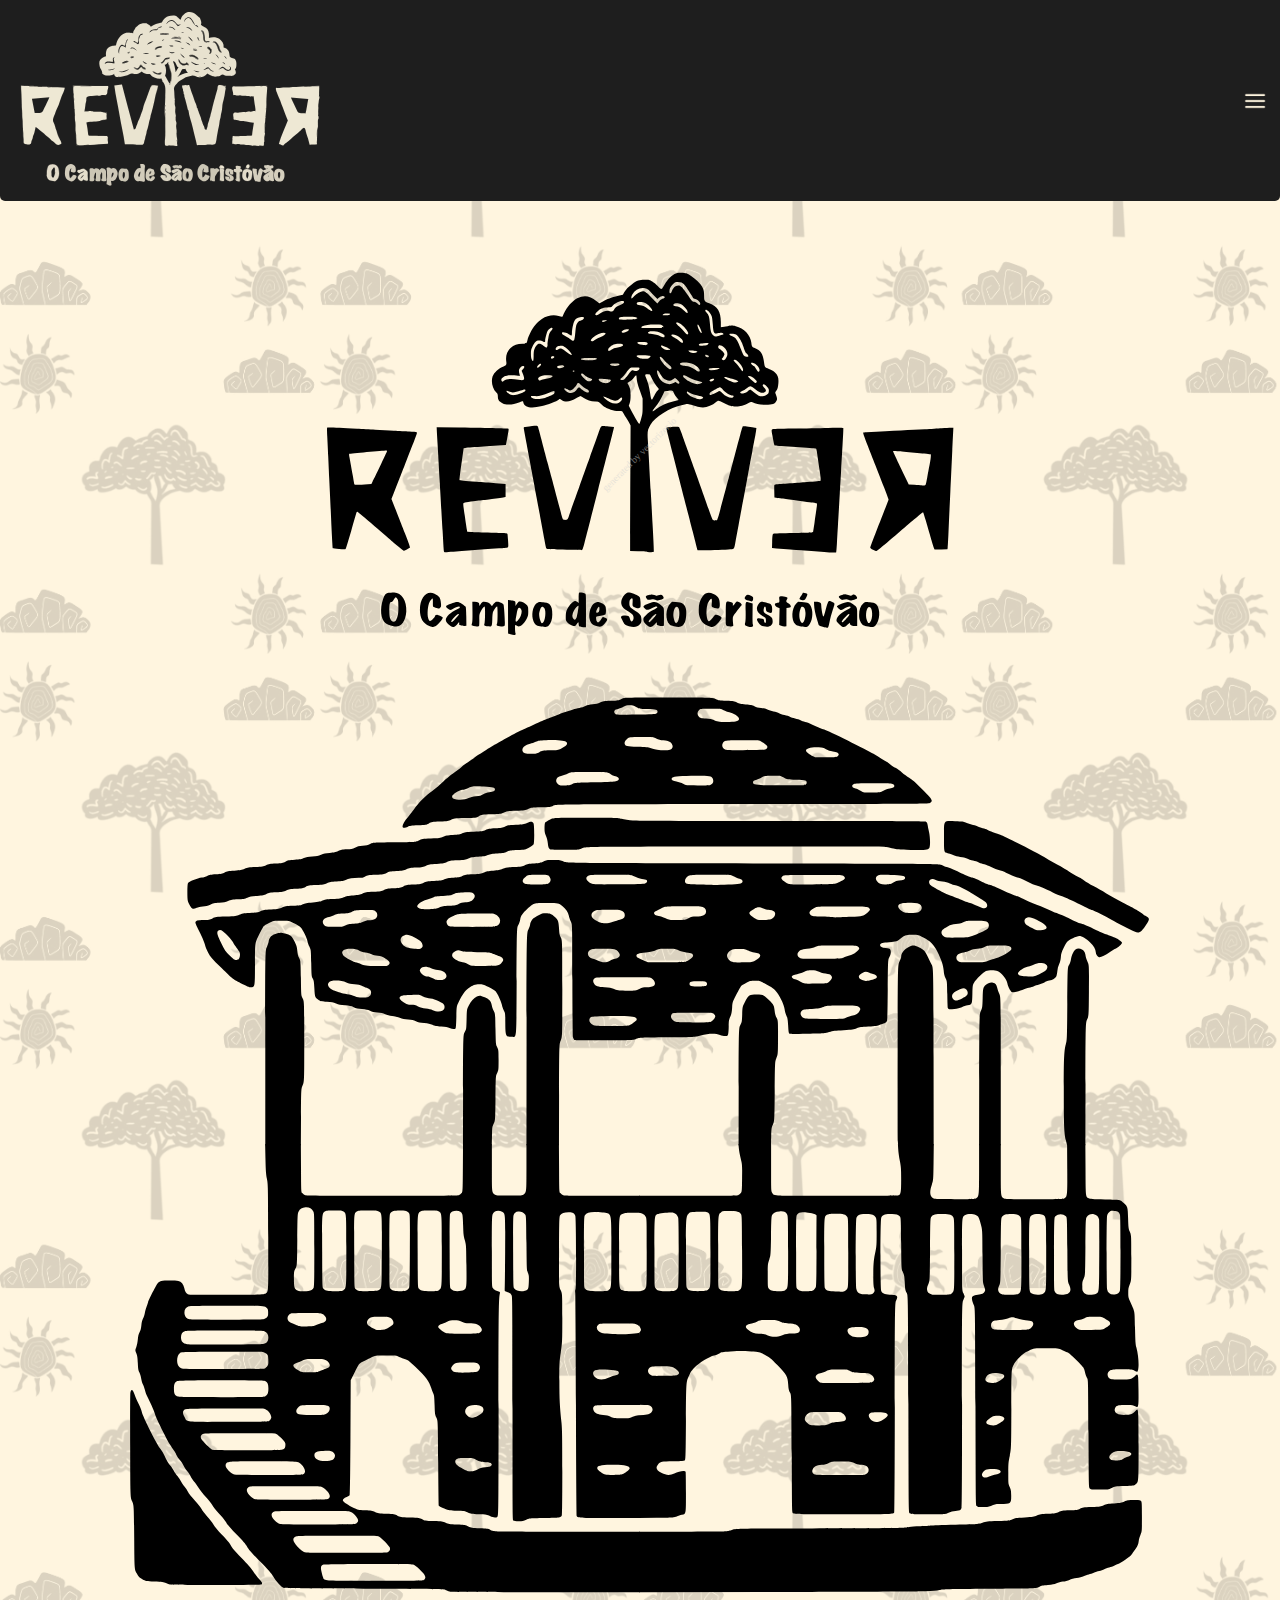
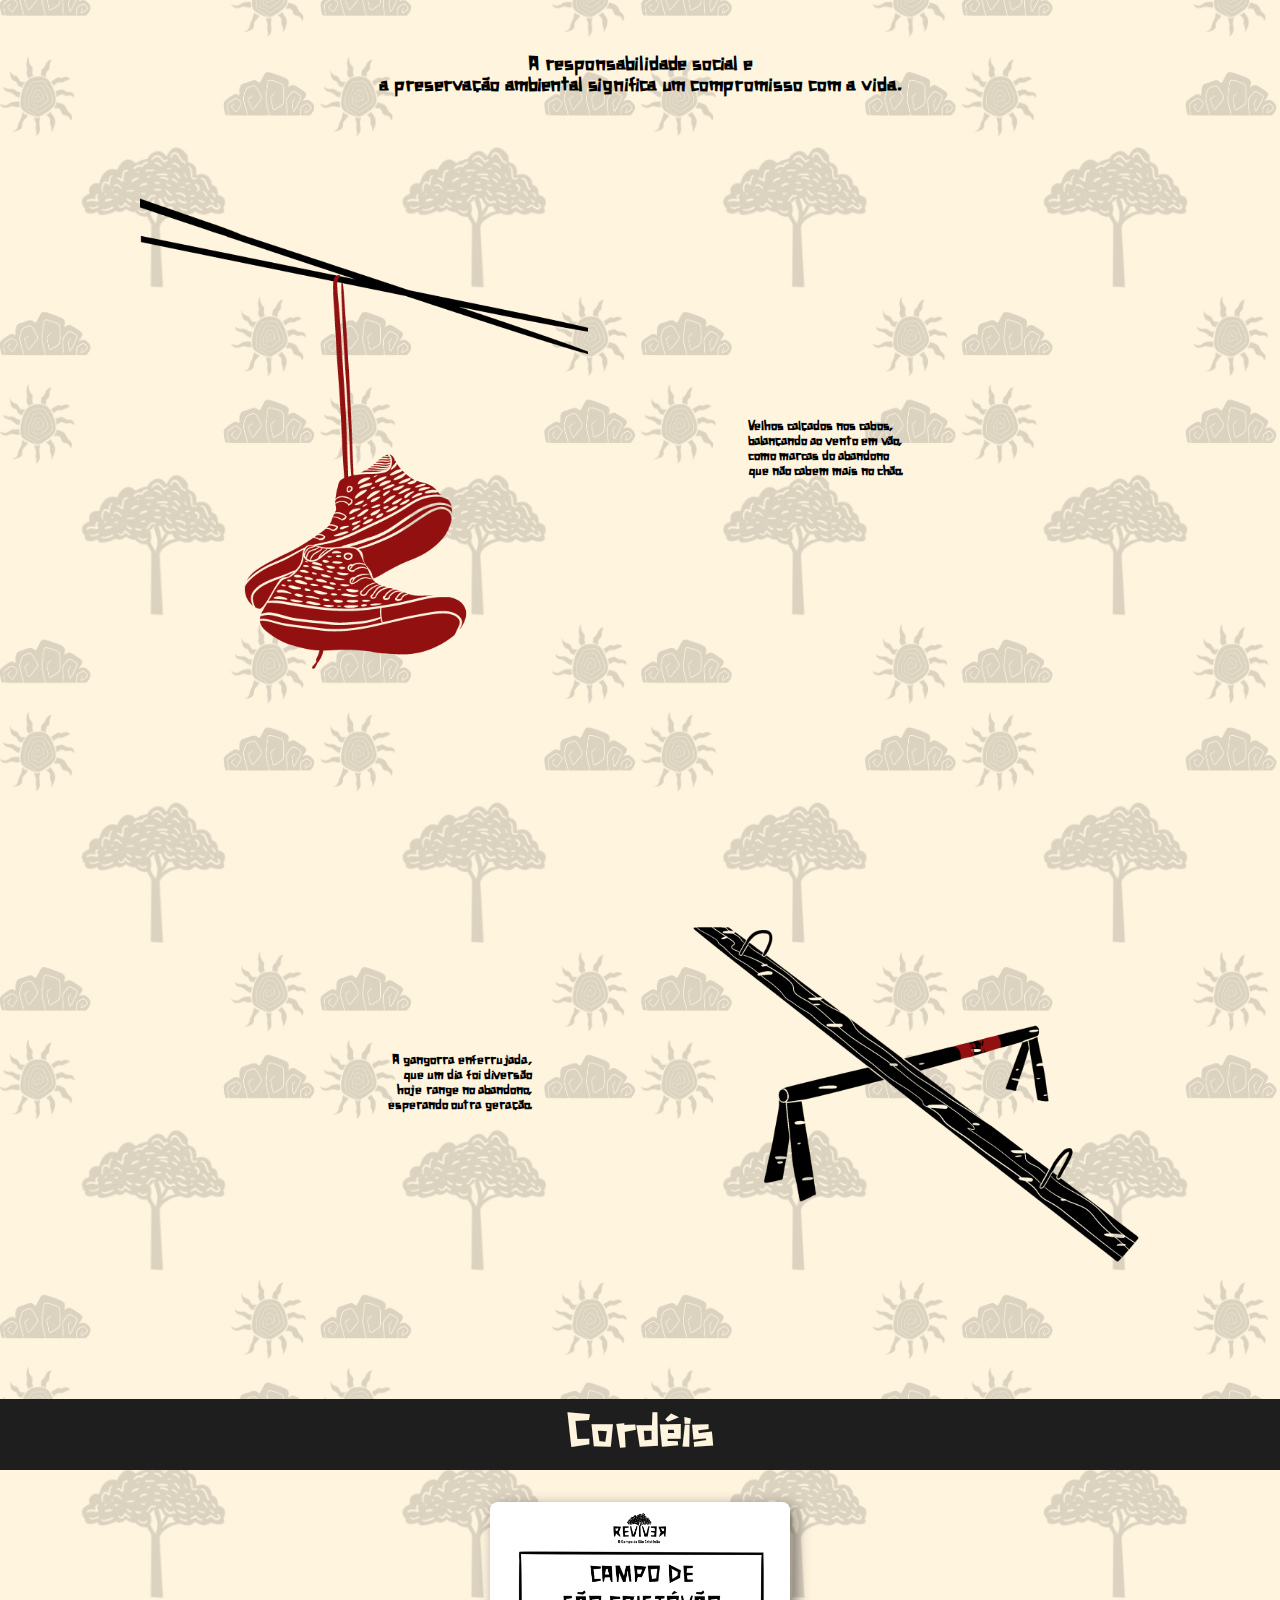
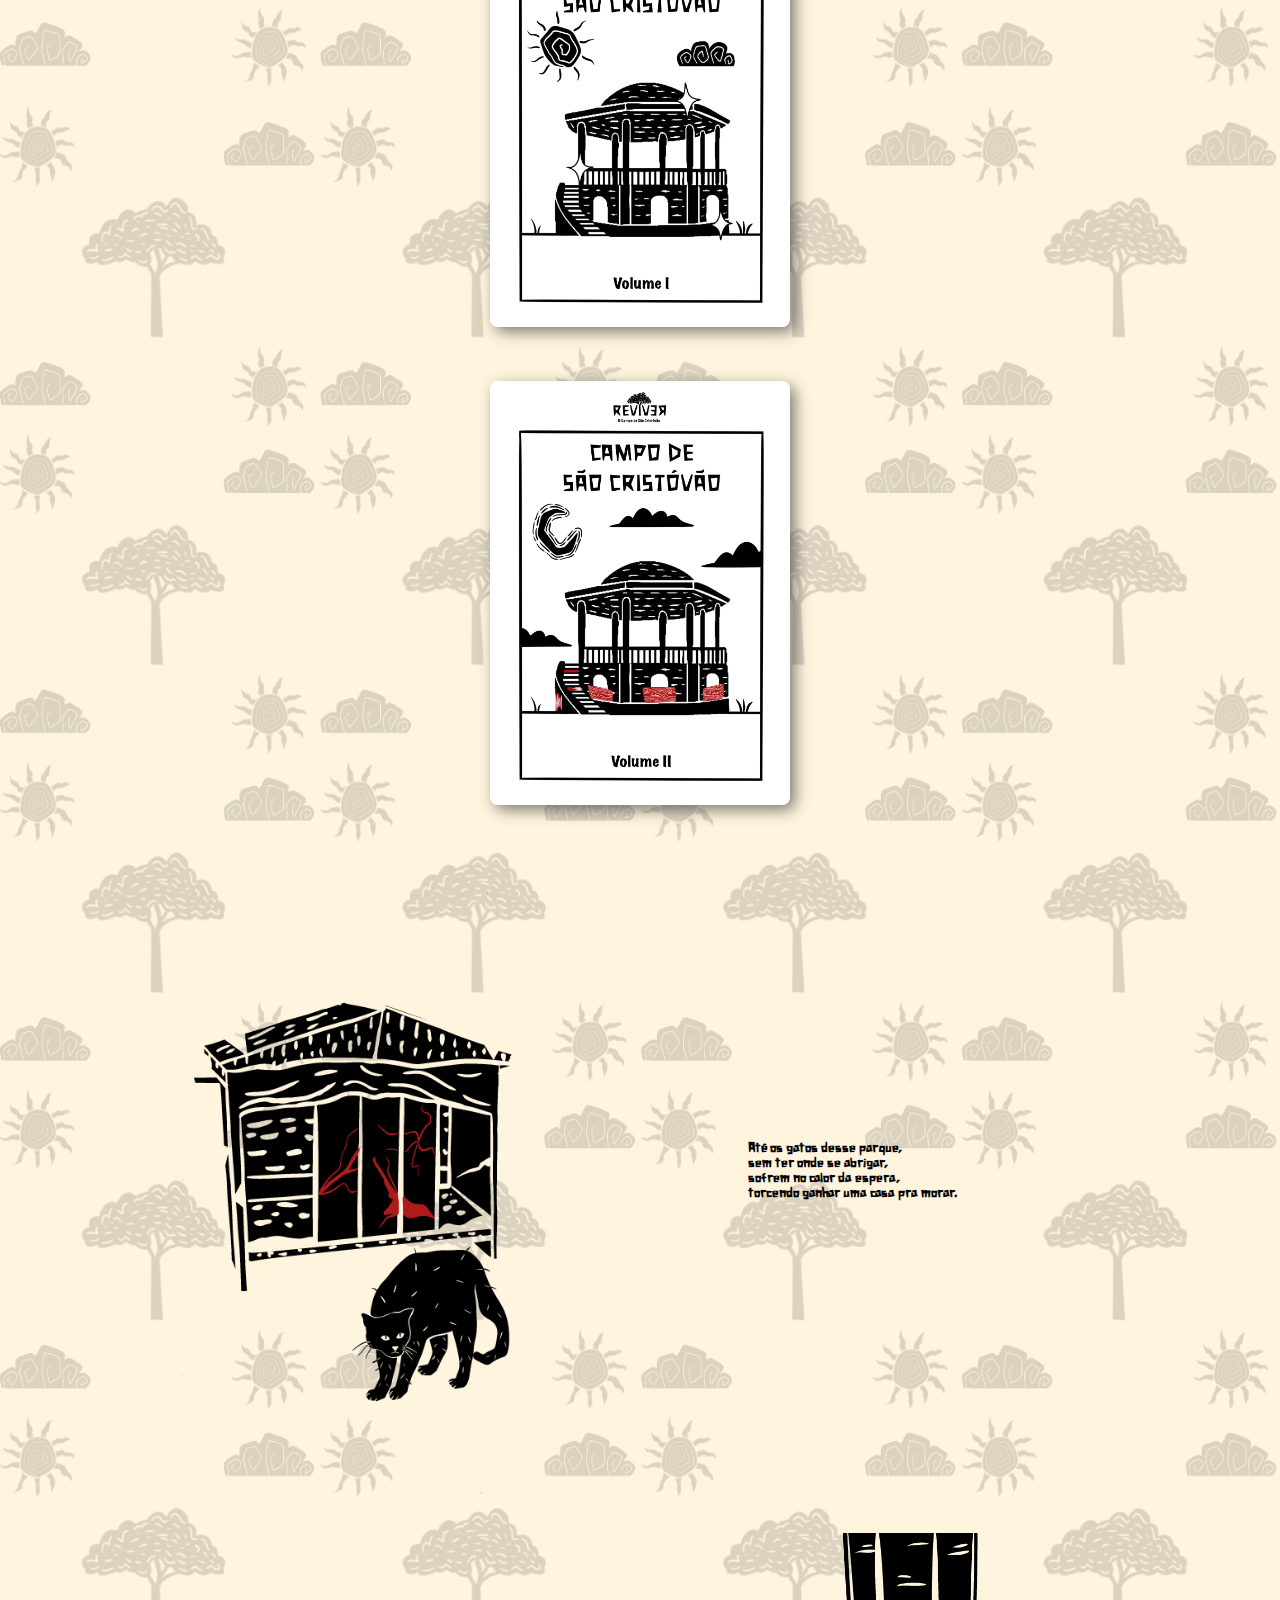
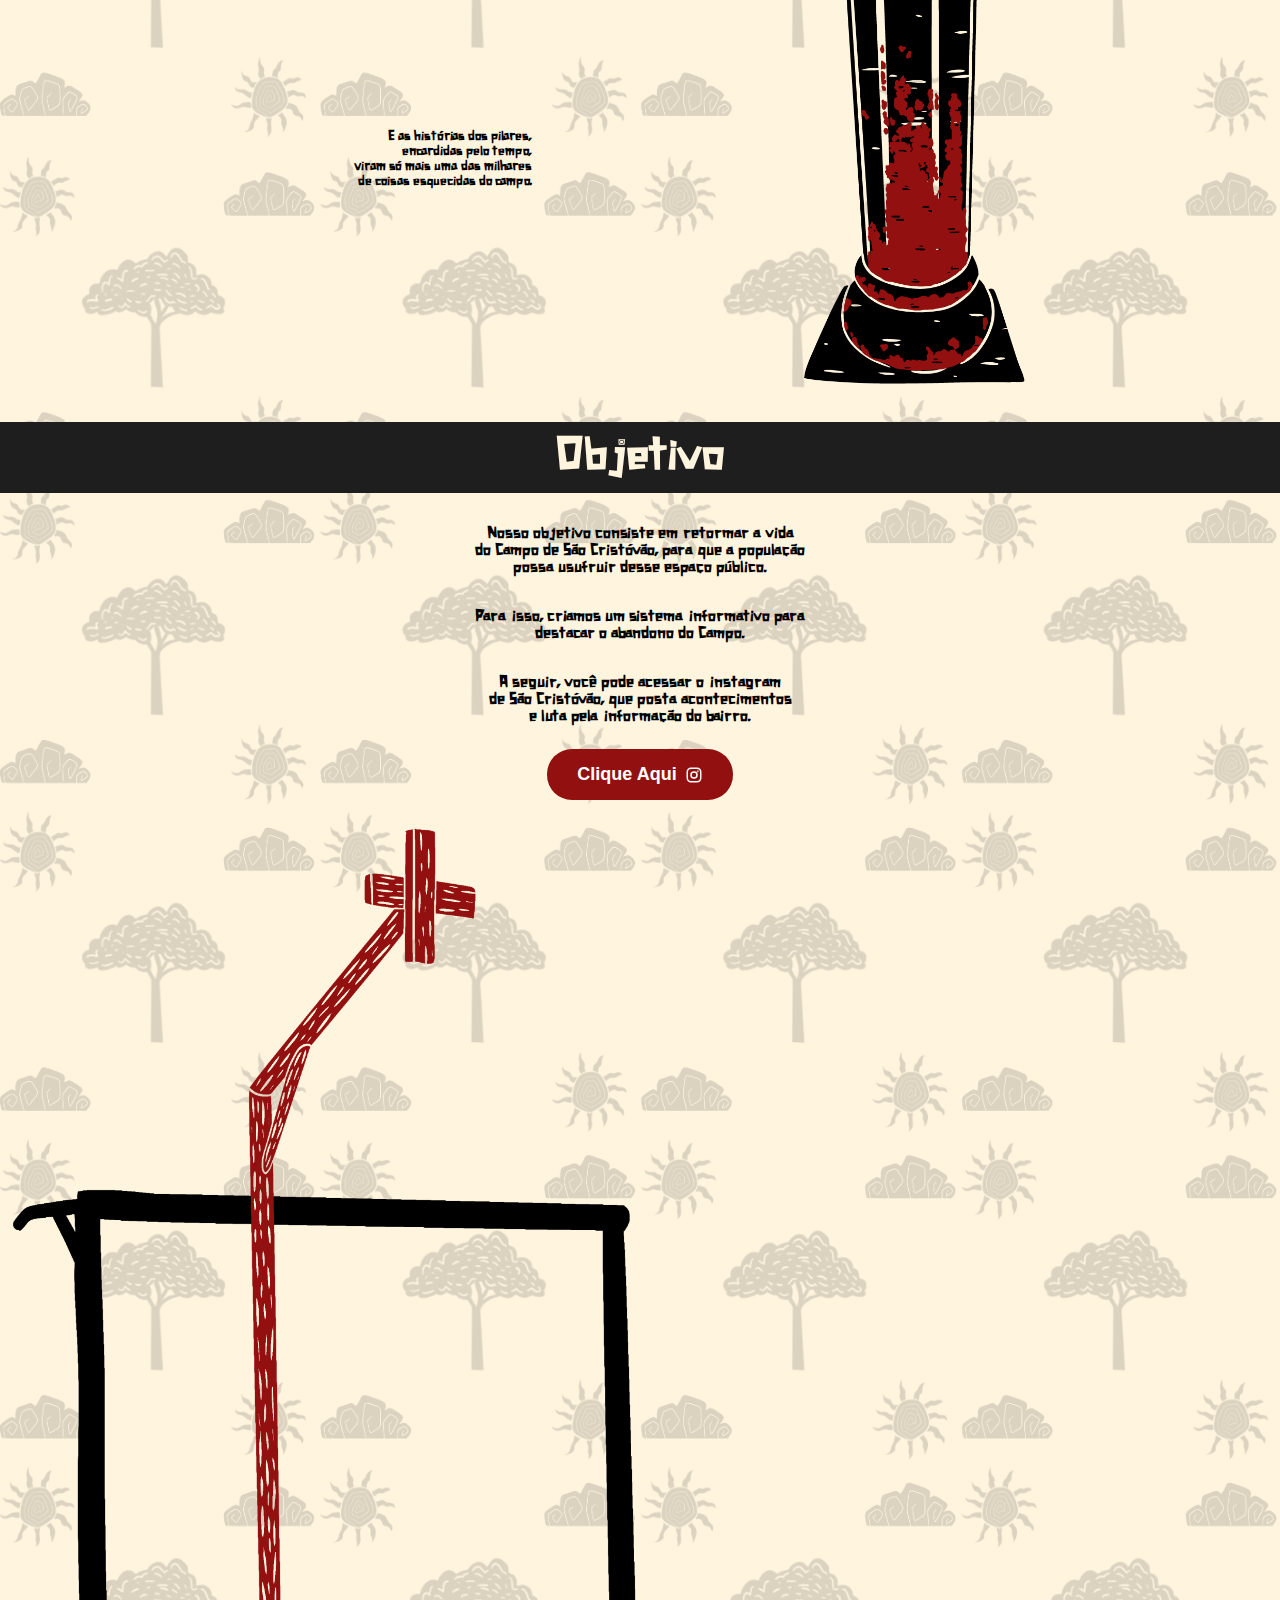
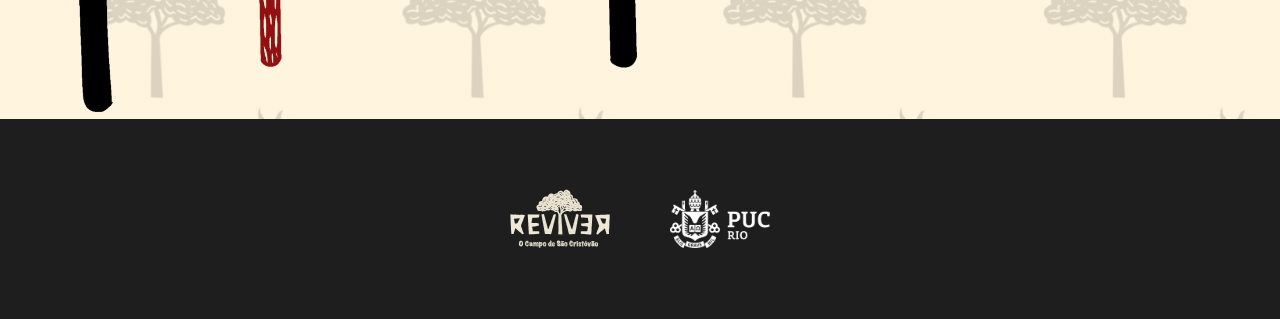
<file: index.html>
<!DOCTYPE html>
<html lang="pt-BR">
<head>
    <meta charset="UTF-8">
    <meta name="viewport" content="width=device-width, initial-scale=1.0">
    <link rel="stylesheet" href="css/styles.css">
    <title>Reviver</title>
</head>
<body class="container">

    <header class="app-header">
        <div class="header-left">
            <a href="index.html">
                <img src="imagens/logobege.svg" width=" 25%">
            </a>
        </div>
        <div class="header-right">
            <div class="menu-hamburguer" onclick="toggleMenu()">
                <img src="imagens/menu.png" alt="Menu" class="menu-icon">
            </div>
        </div>
    </header>
    <div class="menu">
        <a href="index.html">Home</a>
        <a href="cordeis.html">Cordéis</a>
        <a href="#objetivo">Objetivo</a>
        <a href="sobre.html">Sobre Nós</a>
    </div>
    

    <script>
        function toggleMenu() {
            document.querySelector('.menu').classList.toggle('show');
        }
    </script>
    <br> <br>
    <div class="centralizado"> 
    <img src="imagens/logopreto.svg" width="50%"><br>
    </div>
    <br>
    <div class="centralizado"> 
    <img src="imagens/coreto.svg" width="80%" class="imagem-ajustada">
    </div> <!--DEPOIS CORTAR MELHOR, FICOU RUIM QUANDO CENTRALIZOU-->
    <br><br><br>
    <h1>A responsabilidade social e <br> a preservação 
        ambiental significa um compromisso com a vida.</h1>
    <br><br>
    <div class="textodireita">
        <img src="imagens/tenis.png" width="35%">
        <h2>Velhos calçados nos cabos,<br>balançando ao vento em vão, <br>
        como marcas do abandono <br> que não cabem mais no chão.</h2>
    </div>

    <div class="textoesquerda">
        <h2 class="alinhadoesquerda">A gangorra enferrujada, <br> que um dia foi diversão <br>
        hoje range no abandono, <br> esperando outra geração.</h2>
        <img src="imagens/balançoq.png" width="35%">
    </div>

<!--COMEÇANDO O CORDEL-->

<h3>Cordéis</h3>

<div class="centralizado">
    <a href="cordeis.html">
        <img src="imagens/capa1.jfif" width="300px" class="sombra">
    </a>
    </div> <br>
    <div class="centralizado">
    <a href="cordeis.html">
        <img src="imagens/capa2.jfif" width="300px" class="sombra">
    </a>    
    </div>
<!--FIM DO CORDEL-->

    <div class="textodireita">
        <img src="imagens/casaq2.png" width="40%">
        <h2> Até os gatos desse parque, <br> sem ter onde se abrigar, <br>
        sofrem no calor da espera,<br>torcendo ganhar uma casa pra morar.</h2>
    </div>
    <div class="textoesquerda">
        <h2 class="alinhadoesquerda">E as histórias dos pilares, <br> encardidas pelo tempo,<br>
        viram só mais uma das milhares <br> de coisas esquecidas do campo.</h2>
        <img src="imagens/encardido.png" width="25%">    
    </div>
<br> <br>
    <h3>Objetivo</h3>
    <div id="objetivo"></div>
    <div class="centralizado">
        <h4> Nosso objetivo consiste em retormar a vida<br>
        do Campo de São Cristóvão, para que a população <br>
        possa usufruir desse espaço público.</h4>
        </div>
        <div class="centralizado">
        <h4>Para isso, criamos um sistema informativo para<br>
        destacar o abandono do Campo.</h4>
        </div>
        <div class="centralizado">
        <h4>A seguir, você pode acessar o instagram <br>
        de São Cristóvão, que posta acontecimentos <br>
        e luta pela informação do bairro.</h4>
        </div>

        <div class="button-container">
            <a href="https://www.instagram.com/saocristovaorj/" target="_blank" class="instagram-button">
              Clique Aqui
              <svg xmlns="http://www.w3.org/2000/svg" width="1em" height="1em" viewBox="0 0 24 24"><circle cx="17" cy="7" r="1.5" fill="currentColor" fill-opacity="0"><animate fill="freeze" attributeName="fill-opacity" begin="1.3s" dur="0.15s" values="0;1"/></circle><g fill="none" stroke="currentColor" stroke-linecap="round" stroke-linejoin="round" stroke-width="2"><path stroke-dasharray="72" stroke-dashoffset="72" d="M16 3c2.76 0 5 2.24 5 5v8c0 2.76 -2.24 5 -5 5h-8c-2.76 0 -5 -2.24 -5 -5v-8c0 -2.76 2.24 -5 5 -5h4Z"><animate fill="freeze" attributeName="stroke-dashoffset" dur="0.6s" values="72;0"/></path><path stroke-dasharray="28" stroke-dashoffset="28" d="M12 8c2.21 0 4 1.79 4 4c0 2.21 -1.79 4 -4 4c-2.21 0 -4 -1.79 -4 -4c0 -2.21 1.79 -4 4 -4"><animate fill="freeze" attributeName="stroke-dashoffset" begin="0.7s" dur="0.6s" values="28;0"/></path></g></svg>
            </a>
          </div>

        <img src="imagens/cestaq.png" width="50%">
</body>

<footer>
    <div class="logo-container">
        <img src="imagens/logobege.svg" alt="Logo 1">
        <img src="imagens/logopuc.png" alt="Logo 2">
    </div>
</footer>
</html>
</file>
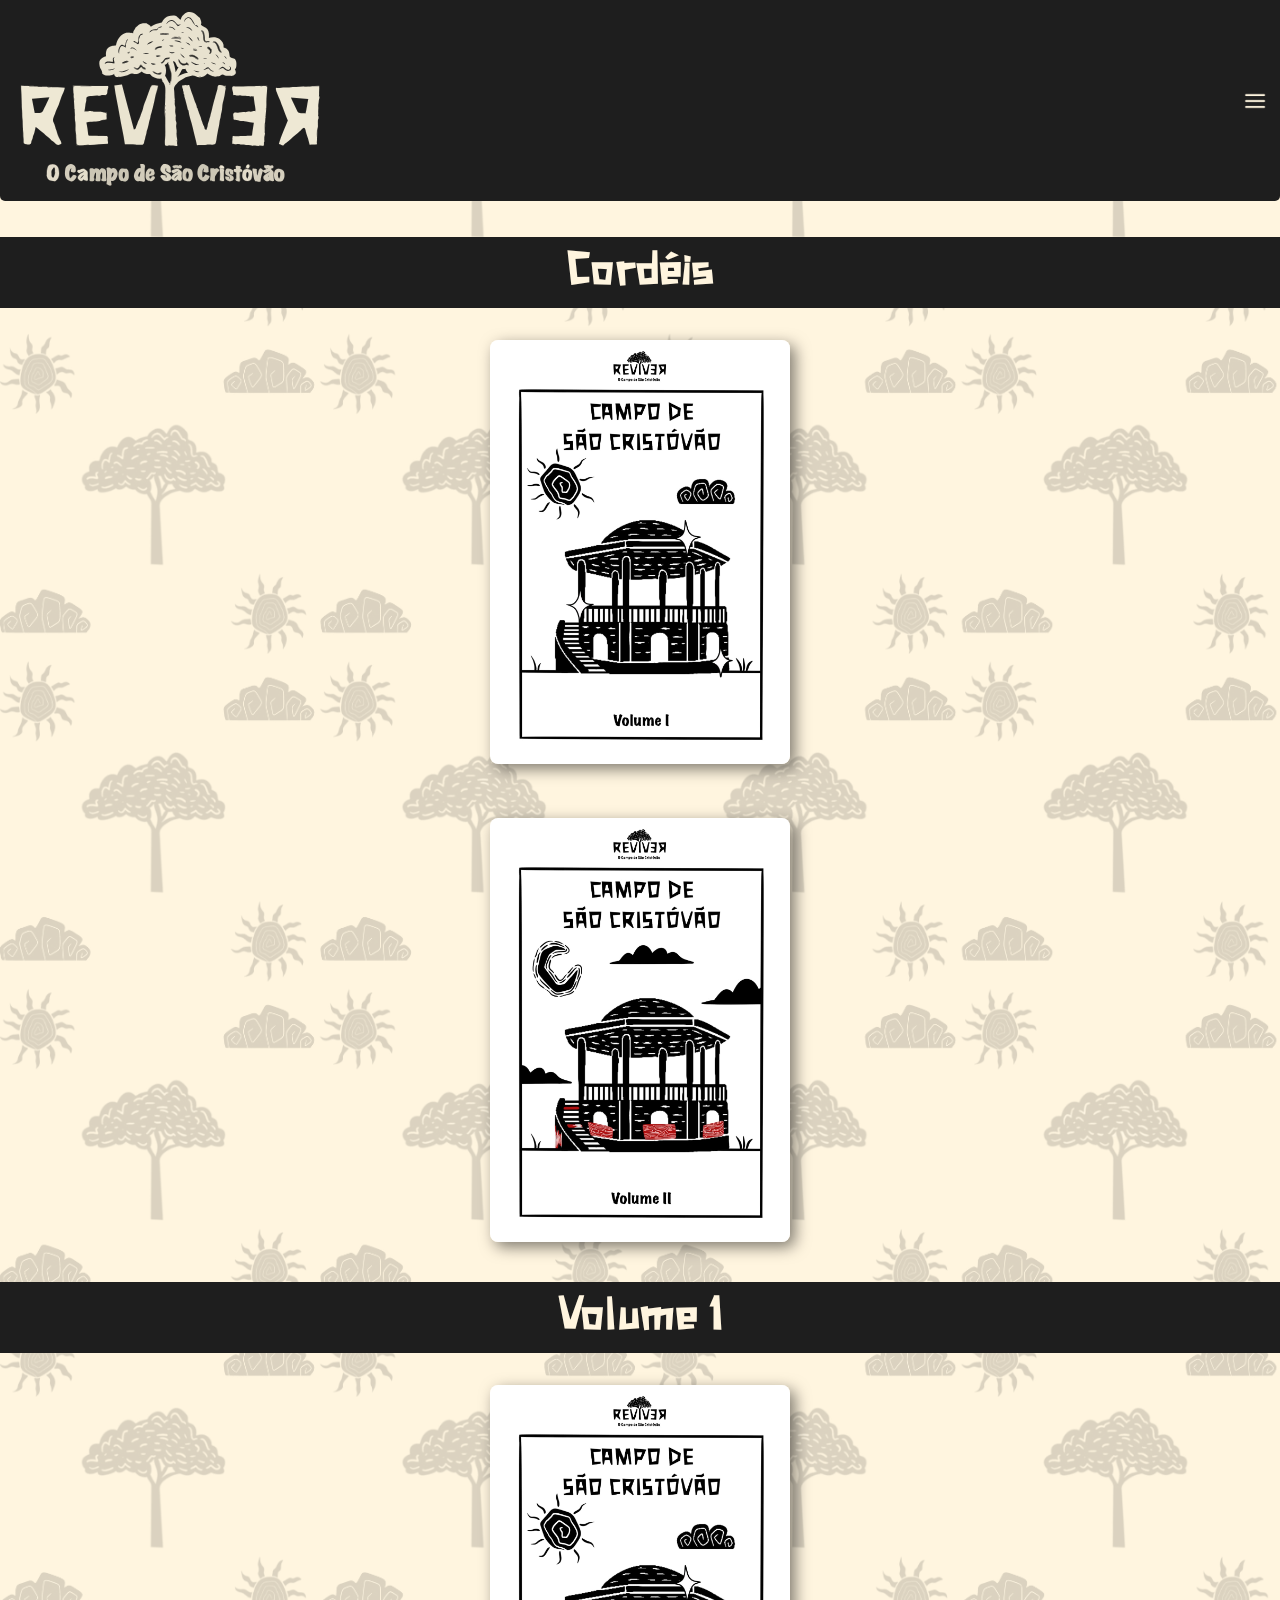
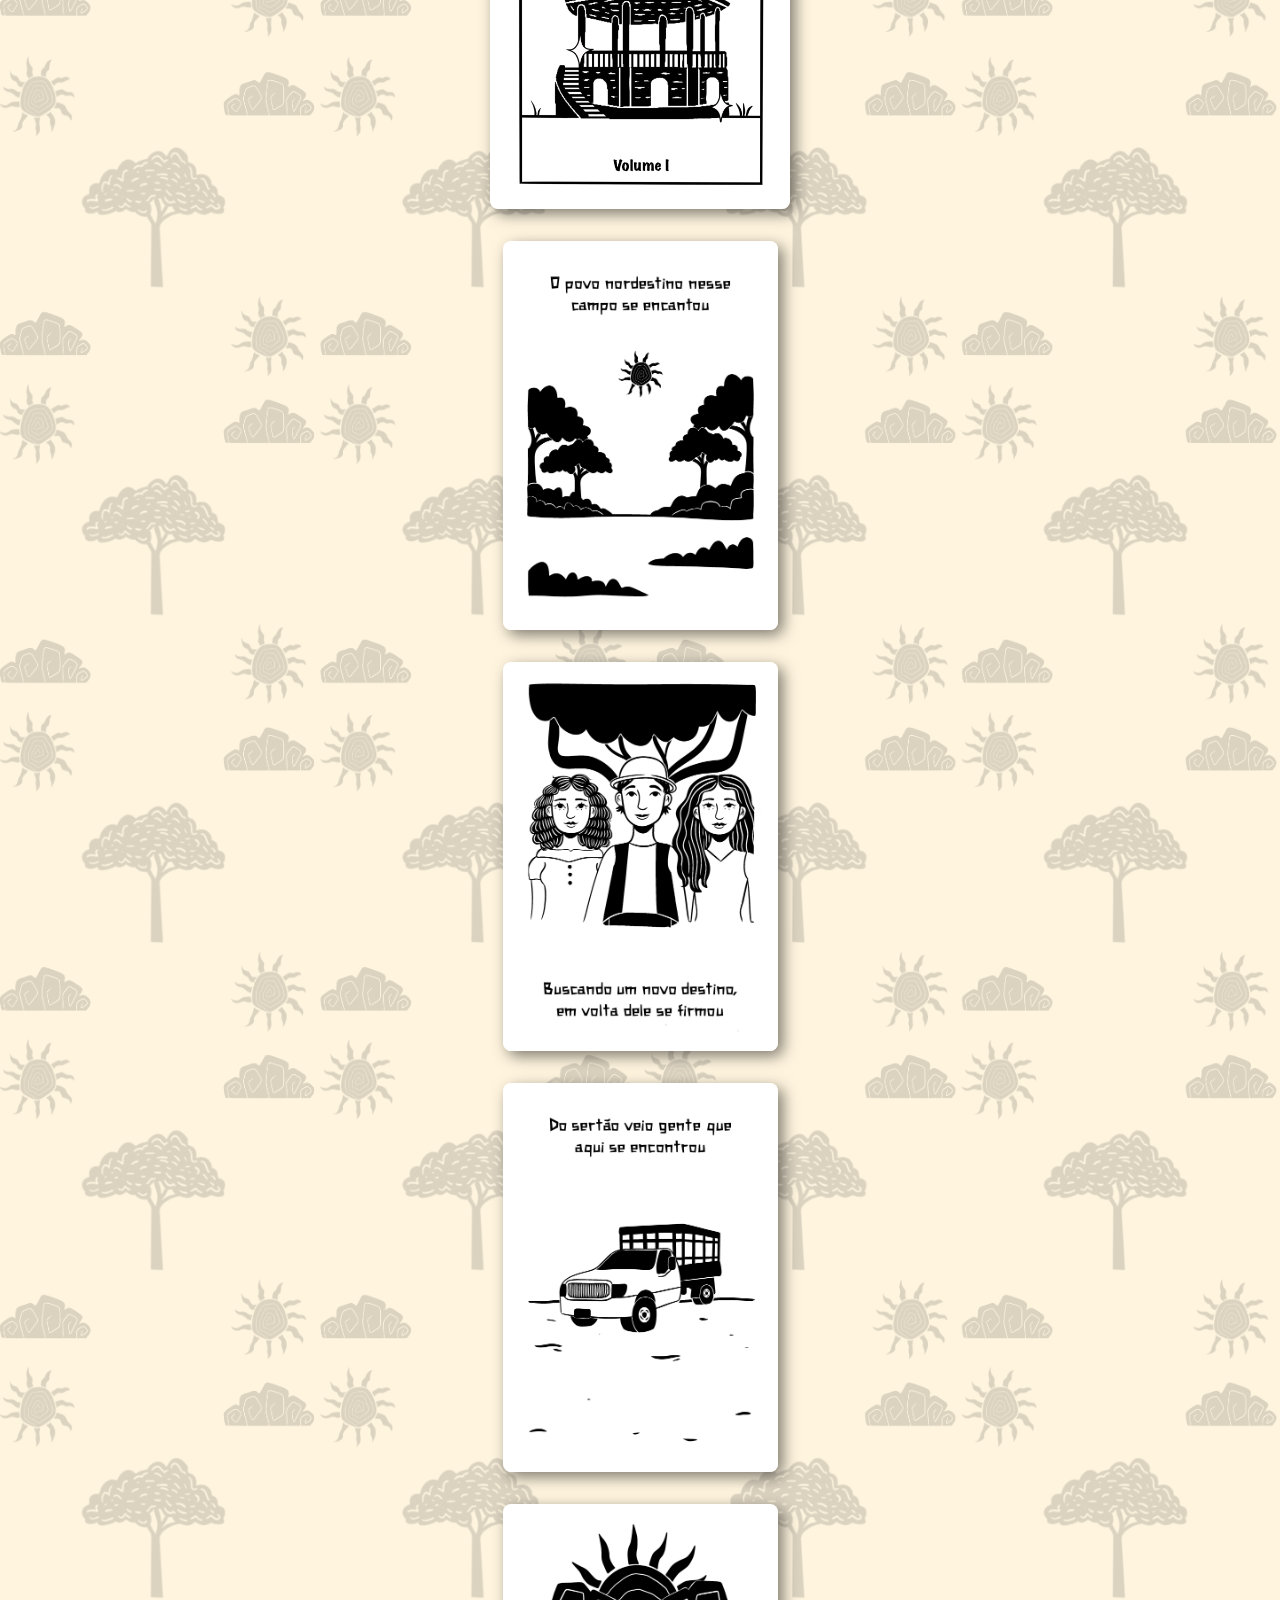
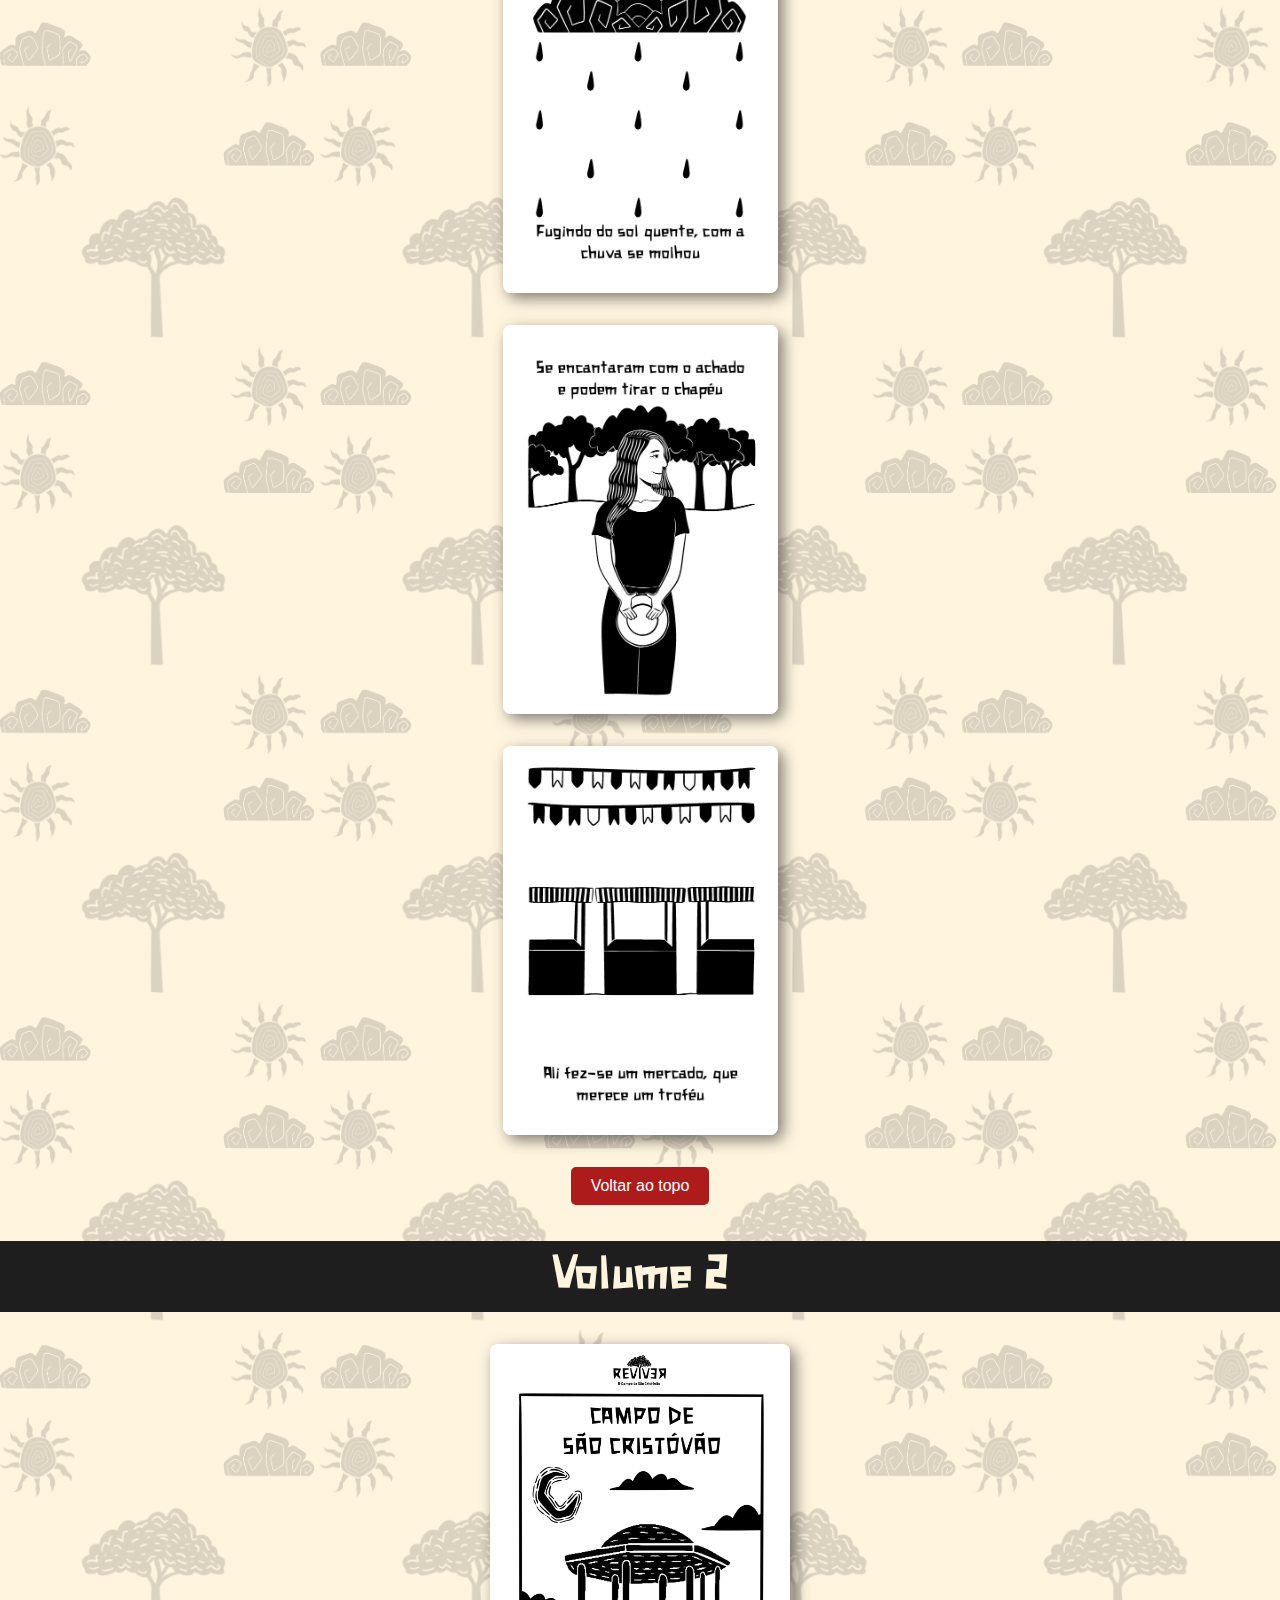
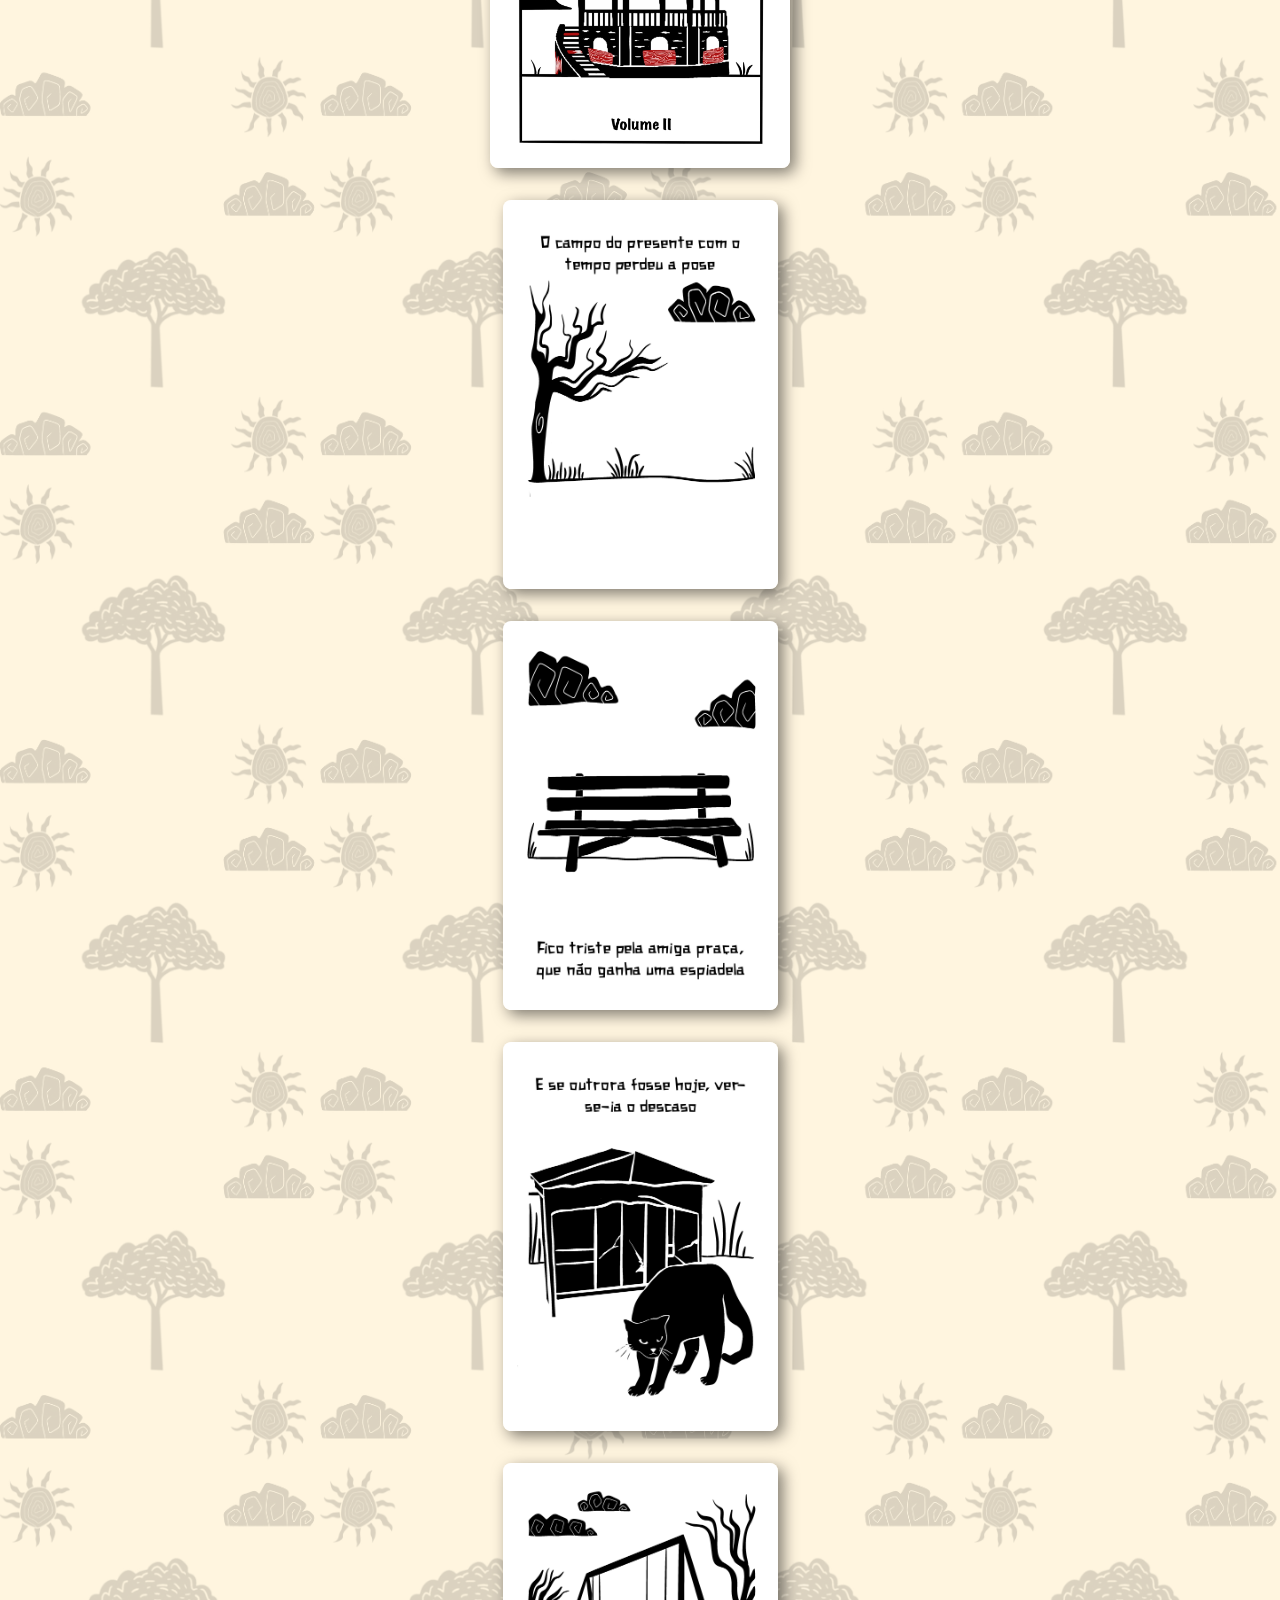
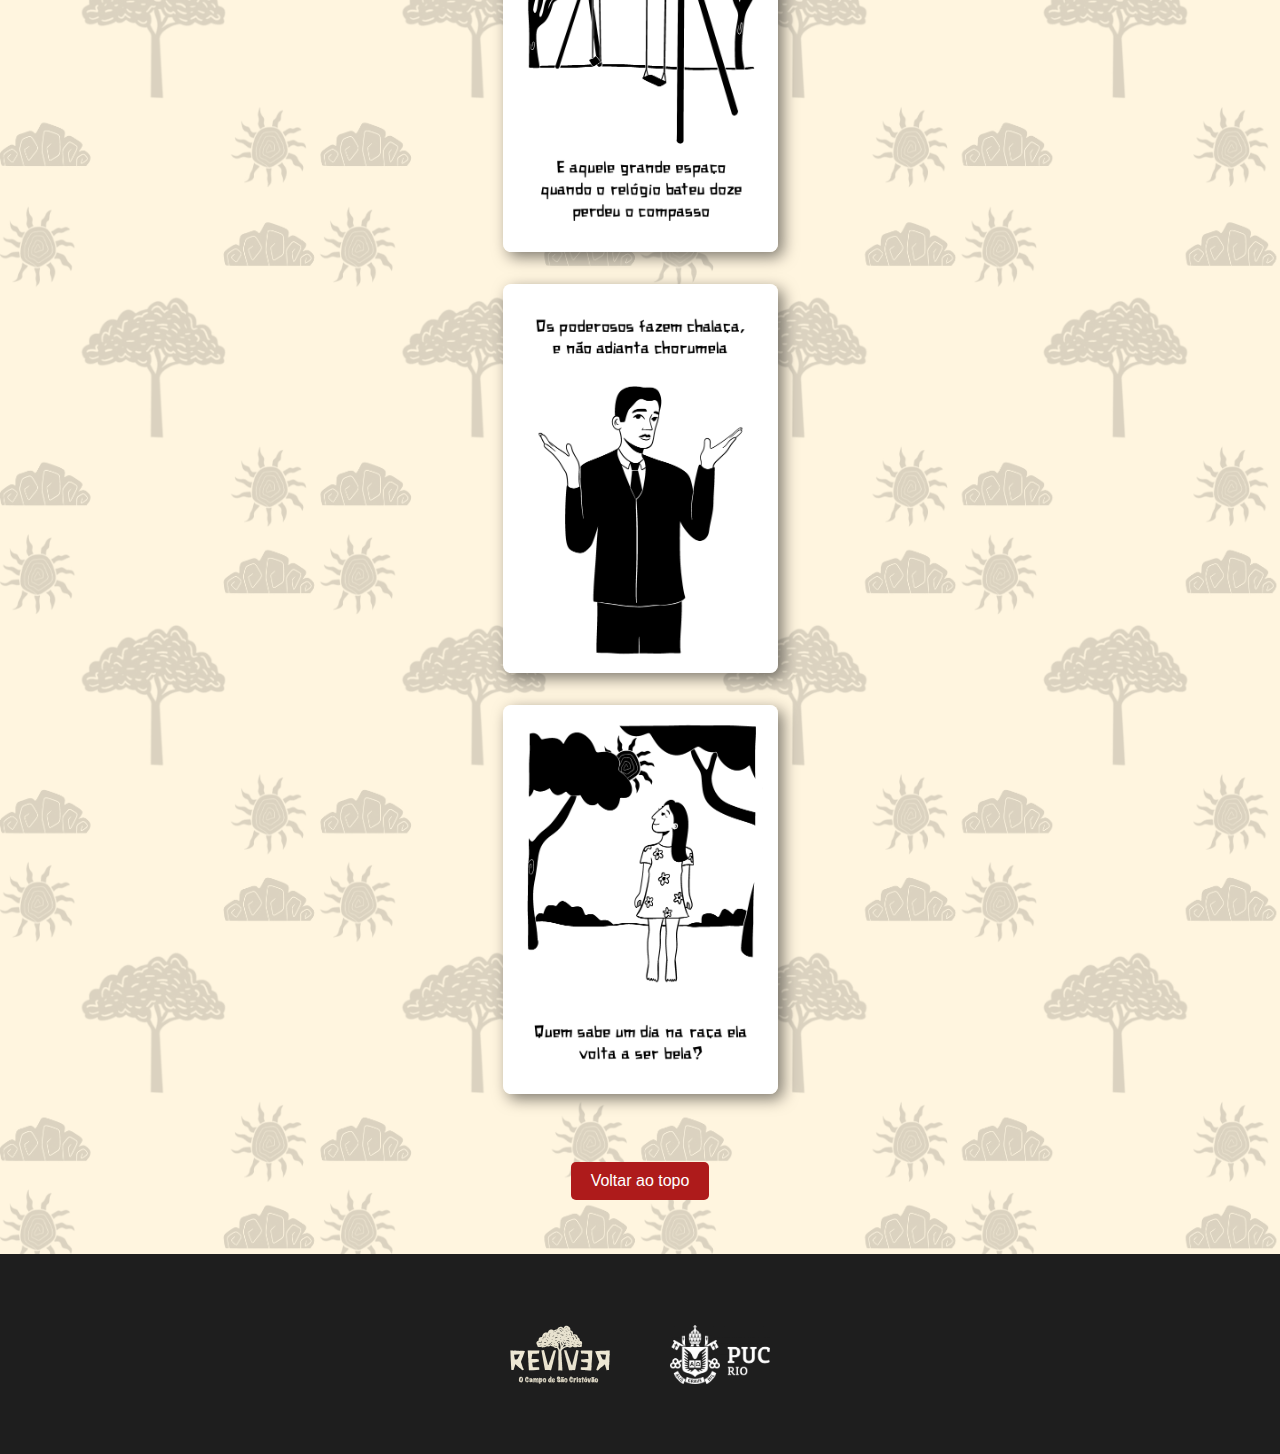
<file: cordeis.html>
<!DOCTYPE html>
<html lang="en">
<head>
    <meta charset="UTF-8">
    <meta name="viewport" content="width=device-width, initial-scale=1.0">
    <link rel="stylesheet" href="css/styles.css">
    <title>Cordéis</title>
</head>
<body class="container">

    <header class="app-header">
        <div class="header-left">
            <a href="index.html">
                <img src="imagens/logobege.svg" width="25%">
            </a>
        </div>
        <div class="header-right">
            <div class="menu-hamburguer" onclick="toggleMenu()">
                <img src="imagens/menu.png" alt="Menu" class="menu-icon">
            </div>
        </div>
    </header>

    <div class="menu">
        <a href="index.html">Home</a>
        <a href="cordeis.html">Cordéis</a>
        <a href="index.html#objetivo">Objetivo</a>
        <a href="sobre.html">Sobre Nós</a>
    </div>

    <script>
        function toggleMenu() {
            document.querySelector('.menu').classList.toggle('show');
        }
    </script>
    <br> <br>
    <!-- CORDEL!!!-->
     
    <h3>Cordéis</h3>

    <!-- Imagens centralizadas -->
    <div id="topo" class="centralizado">
        <a href="#volume1">
            <img src="imagens/capa1.jfif" width="300px" class="sombra">
        </a>
    </div><br>

    <div class="centralizado">
        <a href="#volume2">
            <img src="imagens/capa2.jfif" width="300px" class="sombra">
        </a>    
    </div>
    
    <br><br>

    <h3>Volume 1</h3>
    <div id="volume1" class="centralizado">
        <img src="imagens/capa1.jfif" width="300px" class="sombra">
    </div>

    <div class="cordel1">
        <div class="centralizado">
            <img src="imagens/cordel/23.jpeg" width="275px" class="sombra">
        </div>
        <div class="centralizado">
            <img src="imagens/cordel/22.jpeg" width="275px" class="sombra">
        </div>
        <div class="centralizado">
            <img src="imagens/cordel/21.jpeg" width="275px" class="sombra">
        </div>
        <div class="centralizado">
            <img src="imagens/cordel/26.jpeg" width="275px" class="sombra">
        </div>
        <div class="centralizado">
            <img src="imagens/cordel/25.jpeg" width="275px" class="sombra">
        </div>
        <div class="centralizado">
            <img src="imagens/cordel/24.jpeg" width="275px" class="sombra">
        </div>
    </div>
    <div class="centralizado">
        <a href="#topo">
            <button class="scroll-btn">Voltar ao topo</button>
        </a>
    </div>
    <br><br>
    
    <h3>Volume 2</h3>
    <div id="volume2" class="centralizado">
        <img src="imagens/capa2.jfif" width="300px" class="sombra">
    </div>

    <div class="cordel2">
        <div class="centralizado">
            <img src="imagens/cordel/11.jpeg" width="275px" class="sombra">
        </div>
        <div class="centralizado">
            <img src="imagens/cordel/12.jpeg" width="275px" class="sombra">
        </div>
        <div class="centralizado">
            <img src="imagens/cordel/13.jpeg" width="275px" class="sombra">
        </div>
        <div class="centralizado">
            <img src="imagens/cordel/14.jpeg" width="275px" class="sombra">
        </div>
        <div class="centralizado">
            <img src="imagens/cordel/16.jpeg" width="275px" class="sombra">
        </div>
        <div class="centralizado">
            <img src="imagens/cordel/15.jpeg" width="275px" class="sombra">
        </div>
    </div>
    <br><br>

    <div class="centralizado">
        <a href="#topo">
            <button class="scroll-btn">Voltar ao topo</button>
        </a>
    </div>
    <br> <br> <br>

    <footer>
        <div class="logo-container">
            <img src="imagens/logobege.svg" alt="Logo 1">
            <img src="imagens/logopuc.png" alt="Logo 2">
        </div>
    </footer>

</body>
</html>
</file>
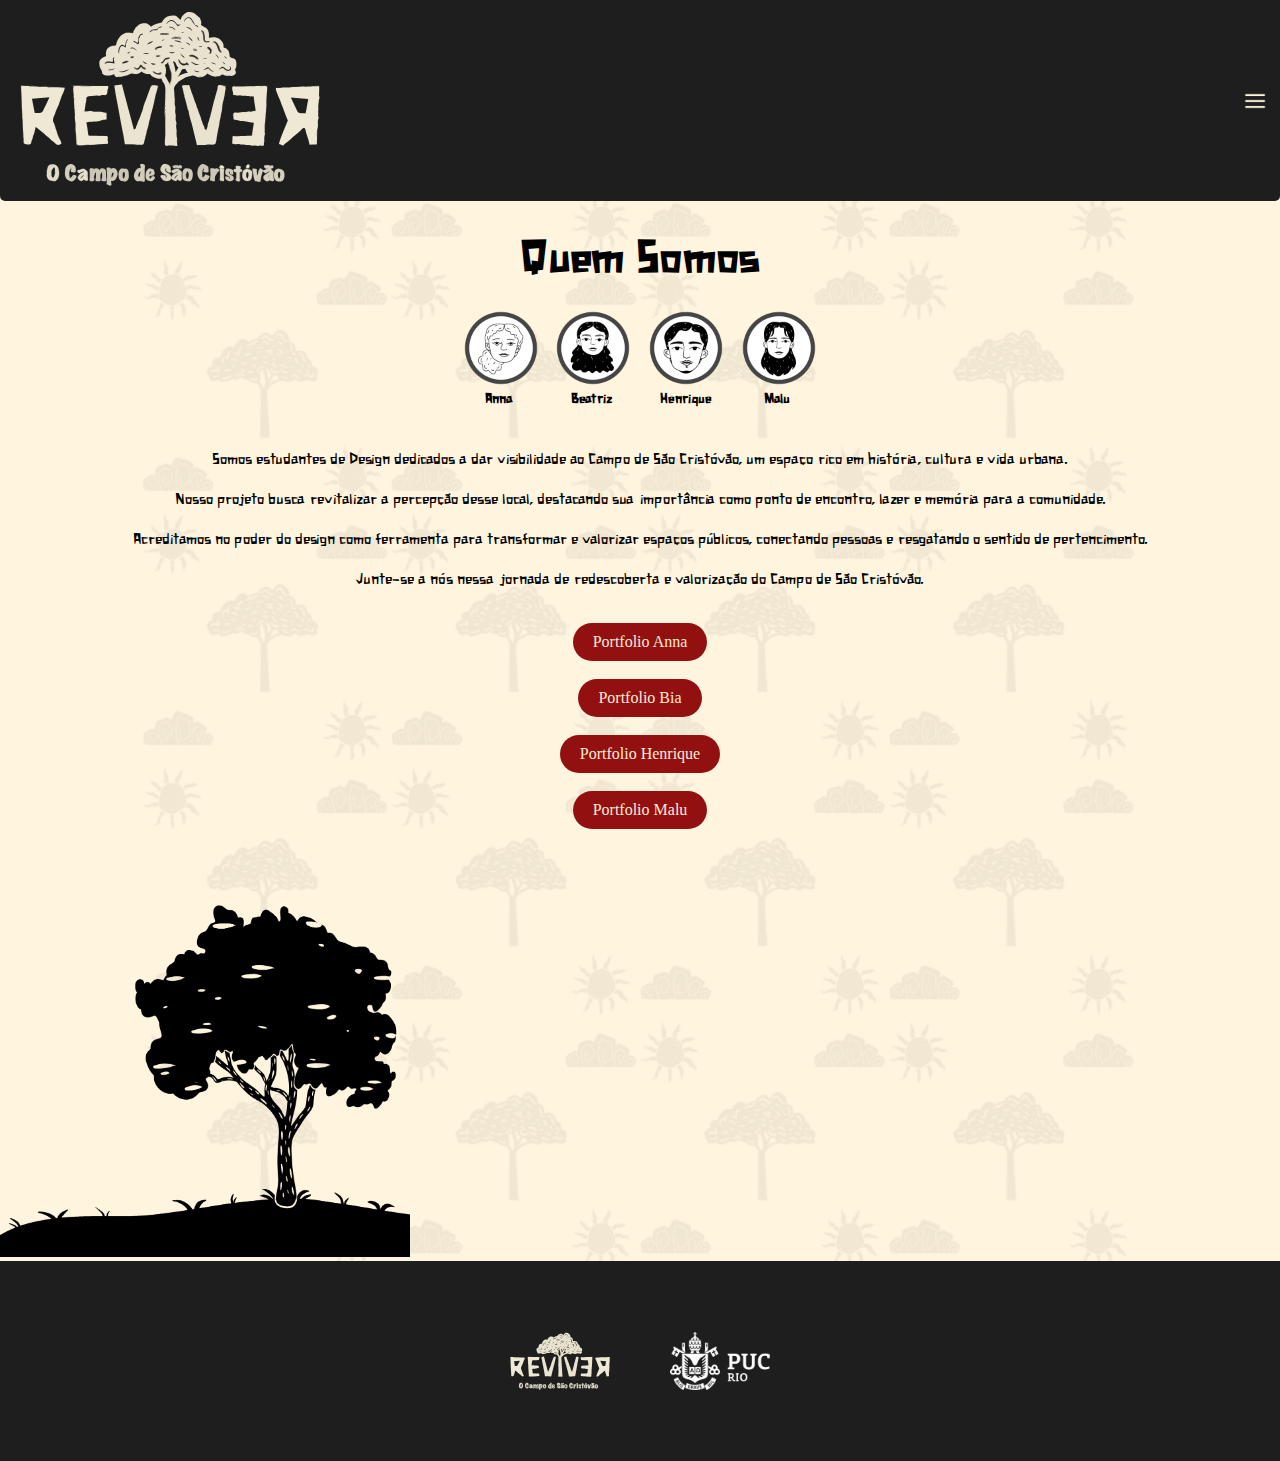
<file: sobre.html>
<!DOCTYPE html>
<html lang="en">
<head>
    <meta charset="UTF-8">
    <meta name="viewport" content="width=device-width, initial-scale=1.0">
    <link rel="stylesheet" href="css/estilos.css">
    <title>Sobre Nós</title>
</head>
<body class="container">

    <header class="app-header">
        <div class="header-left">
            <a href="index.html">
                <img src="imagens/logobege.svg" width=" 25%">
            </a>
        </div>
        <div class="header-right">
            <div class="menu-hamburguer" onclick="toggleMenu()">
                <img src="imagens/menu.png" alt="Menu" class="menu-icon">
            </div>
        </div>
    </header>
    <div class="menu">
        <a href="index.html">Home</a>
        <a href="cordeis.html">Cordéis</a>
        <a href="index.html#objetivo">Objetivo</a>
        <a href="sobre.html">Sobre Nós</a>
    </div>
    

    <script>
        function toggleMenu() {
            document.querySelector('.menu').classList.toggle('show');
        }
    </script>
    <br> <br>
    <h1>Quem Somos</h1>
    <div class="centralizado">
        <div>
            <img src="imagens/anna.png" width="90wv">
            <h2>&nbsp;&nbsp;&nbsp;Anna</h2>
        </div>
        <div>
            <img src="imagens/bia.png" width="90wv">
            <h2>&nbsp;Beatriz</h2>
        </div>
        <div>
            <img src="imagens/henrique.png" width="90wv">
            <h2>Henrique</h2>
        </div>
        <div>
            <img src="imagens/malu.png" width="90wv">
            <h2>&nbsp;&nbsp;&nbsp;Malu</h2>
        </div>
    </div>
    <div class="centralizado">
        <p>Somos estudantes de Design dedicados a dar visibilidade ao Campo de São Cristóvão, um espaço rico em história, cultura e vida urbana.</p></div>
        <div class="centralizado">
        <p>Nosso projeto busca revitalizar a percepção desse local, destacando sua importância como ponto de encontro, lazer e memória para a comunidade.</p></div>
        <div class="centralizado">
        <p>Acreditamos no poder do design como ferramenta para transformar e valorizar espaços públicos, conectando pessoas e resgatando o sentido de pertencimento.</p></div>
        <div class="centralizado">
        <p>Junte-se a nós nessa jornada de redescoberta e valorização do Campo de São Cristóvão.</p>    
    </div>
 <br>
 

    <div class="button-container">
        <a href="https://www.behance.net/annamathias1" target="_blank" class="instagram-button">
          Portfolio Anna
        </a>
      </div>
      <br>
      <div class="button-container">
        <a href="https://www.behance.net/beatrizcosta118" target="_blank" class="instagram-button">
          Portfolio Bia
        </a>
      </div>
<br>
      <div class="button-container">
        <a href="https://www.behance.net/henriquemaximo" target="_blank" class="instagram-button">
          Portfolio Henrique
        </a>
      </div>
<br>
      <div class="button-container">
        <a href="https://www.behance.net/malupires1" target="_blank" class="instagram-button">
          Portfolio Malu
        </a>
      </div>


      <img src="imagens/arvore1.png" width="410px">
</body>
<footer>
    <div class="logo-container">
        <img src="imagens/logobege.svg" alt="Logo 1">
        <img src="imagens/logopuc.png" alt="Logo 2">
    </div>
</footer>
</html>
</file>
<file: css/styles.css>
*{
    padding: 0;
    margin: 0 auto;
    text-decoration: none;
    box-sizing: border-box;
}

@media (max-widgt: 767px) {
    .container {
        width: 100%;
        margin: 0;
        padding: 10px;
    }
}

body {
    background-color: #FFF5DF;
    background-image: url('../imagens/padrao1.png');
    background-repeat: repeat;
    width: 100vw;
    background-size: 100vw;
}

@font-face {
    font-family: 'xilosa';
    src: url('../fontes/xilosa_.ttf') format('truetype');
    font-weight: normal;
    font-size: normal;
}

h1 {
    font-family: 'Xilosa', sans-serif;
    font-size: 130%;
    text-align: center; /* Centraliza o texto (opcional) */
}

h2 {
    font-family: 'Xilosa', sans-serif;
    font-size: 90%;
    text-align: right; 
    margin: 20px;
    width: 40%;
}

h3 {
    color: #FFF5DF;
    background-color: #1E1E1E;
    font-size: 50px;
    font-family: 'xilosa';
    text-align: center;
    padding: 10px;
}

h4 {
    font-family: 'Xilosa', sans-serif;
    font-size: 105%;
    text-align: center; 
}

.textodireita {
    display: flex;
    justify-content: space-between;
    align-items: center;
    width: 100%;
    text-align: right;
}
.textodireita > h2 {
    text-align: left;
}

.textoesquerda {
    display: flex;
    justify-content: space-between;
    align-items: center;
    width: 100%;
    text-align: left;
}

.textoesquerda > h2 {
    text-align: right;
}


.app-header {
    display: flex;
    justify-content: space-between; 
    align-items: center;
    background-color: #1E1E1E;
    border-radius: 0 0 5px 5px;
    border-color: white;
    color: antiquewhite;
}

.header-left{
    margin-left: 10px;
    font-size: 20px;
    padding: 10px;
}

.header-right {
    display: flex;
    align-items: center;
}

.menu-hamburguer {
    width: 50px;
    height: 50px;
    cursor: pointer;
}

.menu-icon {
    width: 100%;
    height: 100%;
}

/* Estilo do menu que fica escondido */
.menu {
    display: none;
    position: absolute;
    top: 50px;
    right: 0px;
    background-color: #1E1E1E;
    padding: 10px;
    border-radius: 5px;
    border-color: white;
}

.menu a {
    color: white;
    text-decoration: none;
    display: block;
    padding: 10px;
    margin: 5px 0;
}

/* Exibe o menu quando a classe 'show' é adicionada */
.menu.show {
    display: block;
}

.centralizado {
    display: flex;
    justify-content: center;
    align-items: center;
    height: 100%;
    margin-top: 32px;
}


.sombra {
    box-shadow: 5px 5px 15px rgba(0, 0, 0, 0.5);
    border-radius: 8px;
}

a:active {
    transform: scale(1.05); 
}

.logo-container {
    background-color: #1E1E1E; /* Retângulo preto */
    display: flex; /* Usar Flexbox para alinhar */
    justify-content: center; /* Centraliza horizontalmente */
    align-items: center; /* Centraliza verticalmente */
    height: 200px; /* Altura do retângulo */
  }
  
  .logo-container img {
    max-width: 100px; /* Tamanho máximo das logos */
    margin: 0 30px; /* Espaçamento entre as logos */
  }

  .button-container {
    display: flex;
    justify-content: center; /* Centraliza horizontalmente */
    align-items: center; /* Centraliza verticalmente */
    height: 100px; /* Altura total da tela */
  }
  
  /* Estiliza o botão */
  .instagram-button {
    text-decoration: none; /* Remove o sublinhado */
    background-color: #931010; /* Cor do Instagram */
    color: #fff; /* Cor do texto */
    padding: 15px 30px; /* Espaçamento interno */
    border-radius: 25px; /* Bordas arredondadas */
    font-size: 18px; /* Tamanho do texto */
    font-family: Arial, sans-serif; /* Fonte simples */
    font-weight: bold; /* Texto em negrito */
    transition: background-color 0.3s ease; /* Animação suave */
    display: flex;
    align-items: center;
    justify-content: center;
    gap: 8px;
  }
  
  /* Efeito hover */
  .instagram-button:hover {
    background-color: #931010; /* Cor mais escura ao passar o mouse */
  }

  .scroll-btn {
    padding: 10px 20px;
    font-size: 16px;
    background-color: #AE1B1B; /* Cor de fundo */
    color: white;  /* Cor do texto */
    border: none;
    border-radius: 5px;  /* Bordas arredondadas */
    cursor: pointer;
    transition: background-color 0.3s;
}
</file>
<file: css/estilos.css>
*{
    padding: 0;
    margin: 0 auto;
    text-decoration: none;
    box-sizing: border-box;
}

@media (max-widgt: 767px) {
    .container {
        width: 100%;
        margin: 0;
        padding: 10px;
    }
}

body {
    background-color: #FFF5DF;
    background-image: url('../imagens/fundoclaro.png');
    background-repeat: repeat;
    width: 100%;
    background-size: 100vw;
}

@font-face {
    font-family: 'xilosa';
    src: url('../fontes/xilosa_.ttf') format('truetype');
    font-weight: normal;
    font-size: normal;
}

h1 {
    font-family: 'Xilosa', sans-serif;
    font-size: 300%;
    text-align: center; /* Centraliza o texto (opcional) */
}

h2 {
    font-family: 'Xilosa', sans-serif;
    font-size: 90%;
    text-align: center; 
    margin: 20px;
    width: 40%;
}

h3 {
    color: #FFF5DF;
    background-color: #1E1E1E;
    font-size: 50px;
    font-family: 'xilosa';
    text-align: center;
    padding: 10px;
}

h4 {
    font-family: 'Xilosa', sans-serif;
    font-size: 90%;
    text-align: center; 
    margin: 20px;
    width: 40%;
}

p {
    font-family: 'Xilosa', sans-serif;
    font-size: 100%;
    text-align: center; 
    margin: 0px 10px;
}
.app-header {
    display: flex;
    justify-content: space-between; 
    align-items: center;
    background-color: #1E1E1E;
    border-radius: 0 0 5px 5px;
    border-color: white;
    color: antiquewhite;
}

.header-left{
    margin-left: 10px;
    font-size: 20px;
    padding: 10px;
}

.header-right {
    display: flex;
    align-items: center;
}

.menu-hamburguer {
    width: 50px;
    height: 50px;
    cursor: pointer;
}

.menu-icon {
    width: 100%;
    height: 100%;
}

/* Estilo do menu que fica escondido */
.menu {
    display: none;
    position: absolute;
    top: 50px;
    right: 0px;
    background-color: #1E1E1E;
    padding: 10px;
    border-radius: 5px;
    border-color: white;
}

.menu a {
    color: white;
    text-decoration: none;
    display: block;
    padding: 10px;
    margin: 5px 0;
}

/* Exibe o menu quando a classe 'show' é adicionada */
.menu.show {
    display: block;
}

.centralizado {
    display: flex;
    justify-content: center;
    align-items: center;
    height: 100%;
    margin: 10px; 
    padding: 7px;
}


.logo-container {
    background-color: #1E1E1E; /* Retângulo preto */
    display: flex; /* Usar Flexbox para alinhar */
    justify-content: center; /* Centraliza horizontalmente */
    align-items: center; /* Centraliza verticalmente */
    height: 200px; /* Altura do retângulo */
  }
  
  .logo-container img {
    max-width: 100px; 
    margin: 0 30px;
  }

  .centralizado div {
    text-align: center; 
    margin: 1px;
}

.centralizado img {
    margin-bottom: -25px; 
}


.button-container a {
    text-decoration: none;
    border-radius: 25px;
    background-color: #931010;
    color: antiquewhite;
    padding: 10px 20px;
    text-align: center;
    display: flex;
    justify-content: center; 
    align-items: center; 
    gap: 8px;
    width: auto;
    max-width: fit-content;
  }
</file>
